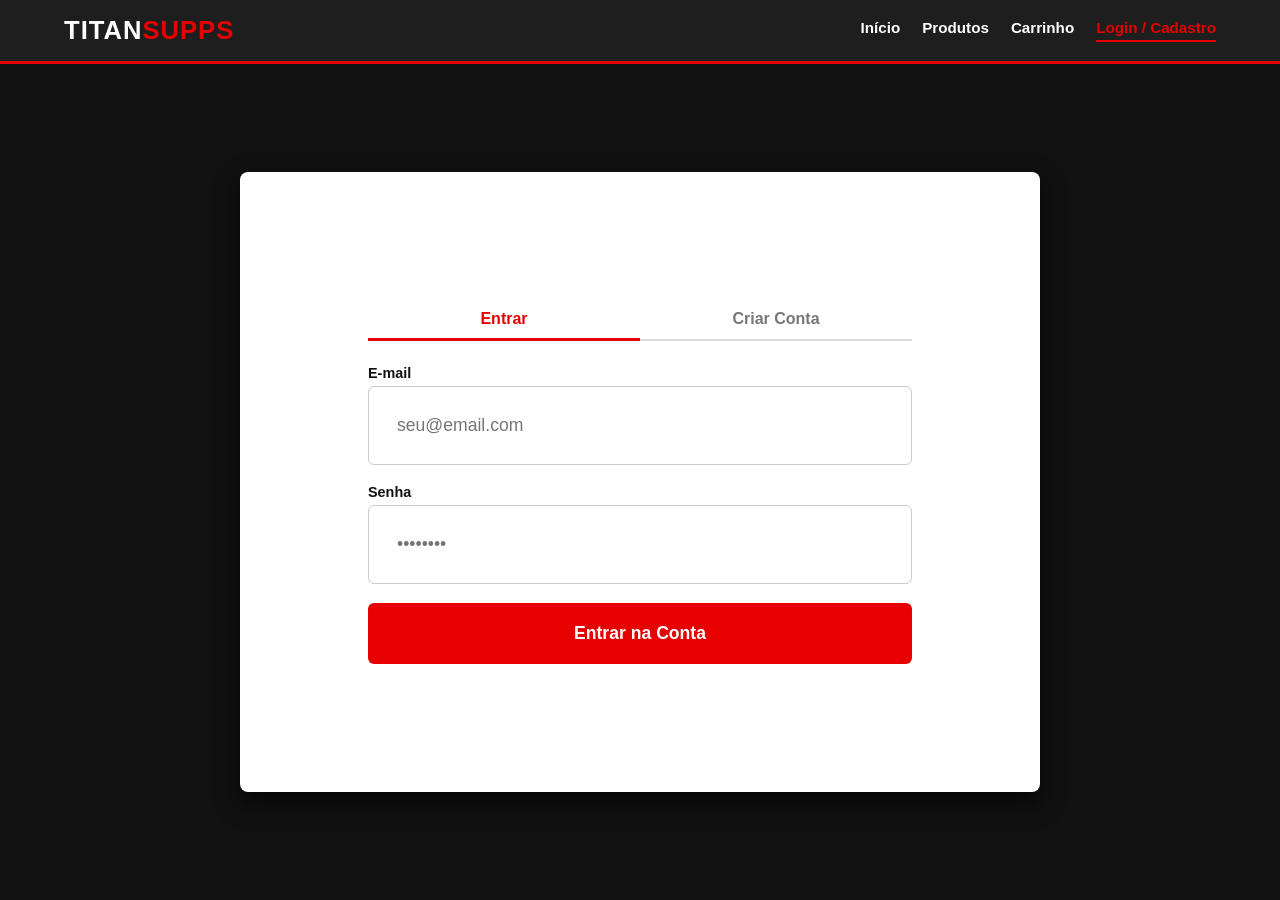
<file: login.html>
<!DOCTYPE html>
<html lang="pt-BR">
<head>
    <meta charset="UTF-8">
    <meta name="viewport" content="width=device-width, initial-scale=1.0">
    <title>Acesso - Titan Suplementos</title>
    <link rel="stylesheet" href="login.css">
</head>
<body>

    <header class="navbar">
        <a href="index.html" class="logo">TITAN<span>SUPPS</span></a>
        
        <nav class="nav-links">
            <a href="index.html">Início</a>
            <a href="index.html#produtos">Produtos</a>
            <a href="carrinho.html">Carrinho</a>
            <a href="login.html" id="nav-usuario" class="ativo">Login / Cadastro</a>
        </nav>
    </header>
    <main class="container">

        <section id="painel-logado" class="card oculto">
            <h2>Bem-vindo, <span id="nome-usuario-logado">Atleta</span>!</h2>
            <p>Você já está autenticado no sistema.</p>
            <p class="info-email">E-mail: <strong id="email-usuario-logado"></strong></p>
            
            <div class="acoes-logado">
                <a href="index.html" class="btn btn-vermelho">Ir às Compras</a>
                <button id="btn-sair" class="btn btn-preto">Sair (Logout)</button>
                <button id="btn-excluir-conta" class="btn btn-outline">Excluir Minha Conta</button>
            </div>
        </section>
    
        <section id="area-formularios" class="card">
        
            <div class="abas">
                <button id="aba-login" class="aba ativa">Entrar</button>
                <button id="aba-cadastro" class="aba">Criar Conta</button>
            </div>

            <div id="mensagem-feedback" class="feedback oculto"></div>

            <form id="form-login">
                <div class="campo">
                    <label for="login-email">E-mail</label>
                    <input type="email" id="login-email" placeholder="seu@email.com" required>
                </div>
                <div class="campo">
                    <label for="login-senha">Senha</label>
                    <input type="password" id="login-senha" placeholder="••••••••" required>
                </div>
                <button type="submit" class="btn btn-vermelho full">Entrar na Conta</button>
            </form>

            <form id="form-cadastro" class="oculto">
                <div class="campo">
                    <label for="cad-nome">Nome Completo</label>
                    <input type="text" id="cad-nome" placeholder="Ex: João Silva" required>
                </div>
                <div class="campo">
                    <label for="cad-email">E-mail</label>
                    <input type="email" id="cad-email" placeholder="seu@email.com" required>
                </div>
                <div class="campo">
                    <label for="cad-senha">Senha (mín. 4 caracteres)</label>
                    <input type="password" id="cad-senha" minlength="4" placeholder="••••••••" required>
                </div>
                <button type="submit" class="btn btn-vermelho full">Finalizar Cadastro</button>
            </form>
        </section>
    </main>

    <script src="login.js"></script>
</body>
</html>
</file>
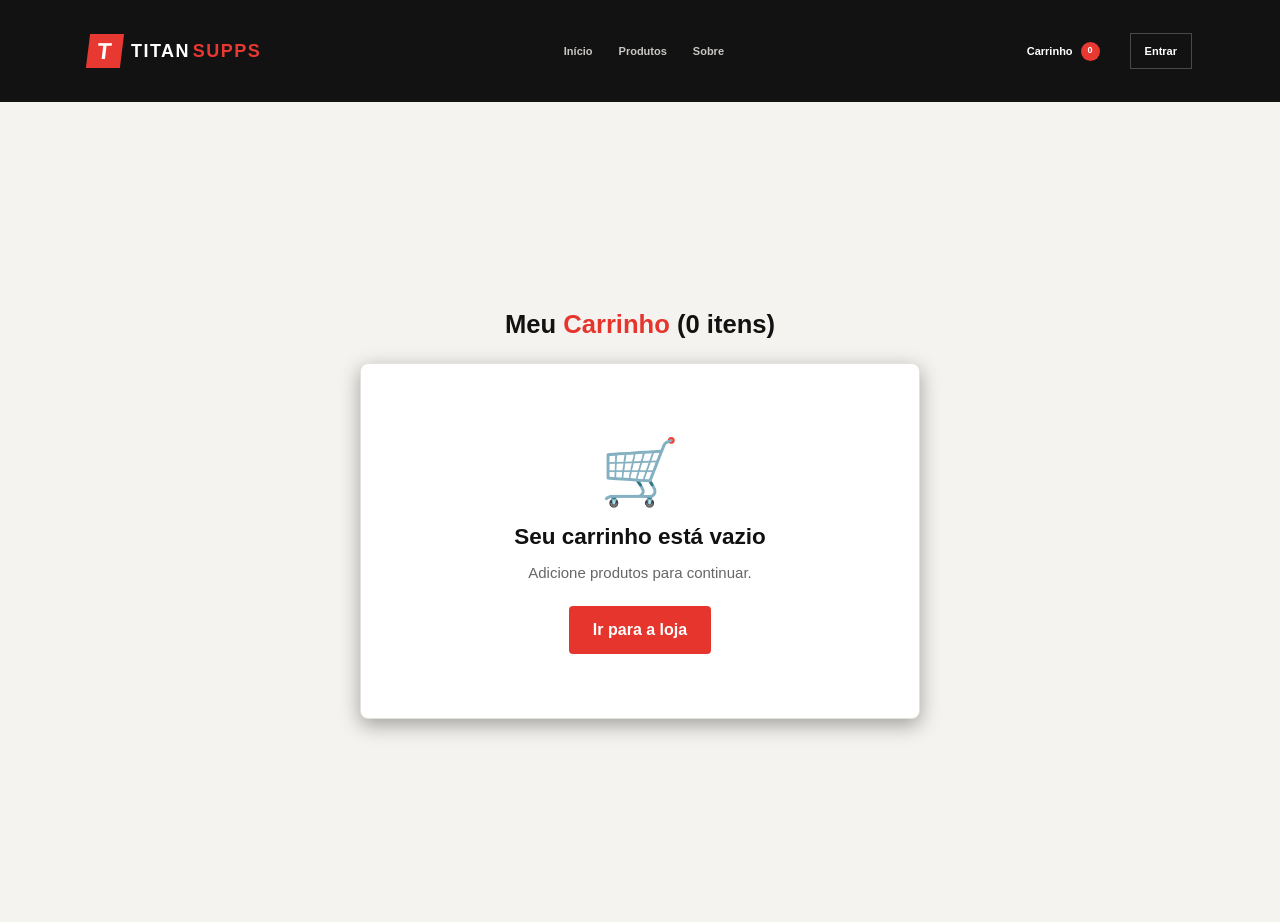
<file: pages/carrinho/carrinho.html>
<!DOCTYPE html>
<html lang="pt-BR">
<head>
  <meta charset="UTF-8">
  <meta name="viewport" content="width=device-width, initial-scale=1">

  <title>Carrinho - TitanSupps</title>
  <link rel="stylesheet" href="carrinho.css">
  <link rel="stylesheet" href="../../styles.css">
</head>
<body>

  <header class="site-header">
    <div class="wrap header-row">
      <a class="brand" href="../../index.html" aria-label="Titan Supps início"><span class="brand-mark">T</span><span>TITAN<span class="brand-red">SUPPS</span></span></a>
      <nav class="nav-links" aria-label="Menu principal"><a href="../../index.html#inicio">Início</a><a href="../../index.html#produtos">Produtos</a><a href="../sobre/sobre.html">Sobre</a></nav>
      <a class="header-cart active" href="carrinho.html" aria-current="page">Carrinho <span id="cart-count">0</span></a>
      <a class="login-link" href="../login/login.html"><span id="account-label">Entrar</span></a>
    </div>
  </header>

  <main>
    <h1>Meu <span>Carrinho</span> (<span id="contador">0</span> itens)</h1>

    <div class="layout">

      <!-- Lista de produtos -->
      <section class="card" id="lista"></section>

      <!-- Resumo do pedido -->
      <aside class="card resumo" id="resumo">
        <h2>Resumo do pedido</h2>

        <div class="linha"><span>Subtotal</span><span id="subtotal"></span></div>
        <div class="linha desconto" id="linhaDesconto">
          <span>Cupom <b id="nomeCupom"></b></span><span id="valorDesconto"></span>
        </div>
        <div class="linha"><span>Frete</span><span id="frete"></span></div>

        <div class="aviso-frete">
          <span id="msgFrete"></span>
          <div class="barra"><div id="progresso"></div></div>
        </div>

        <div class="cupom">
          <input id="campoCupom" placeholder="Cupom (ex: TITAN10)">
          <button class="btn pequeno" onclick="aplicarCupom()">Aplicar</button>
        </div>
        <p id="msgCupom"></p>

        <div class="linha total"><span>Total</span><b id="total"></b></div>

        <button class="btn" onclick="finalizar()">Finalizar compra</button>
        <button class="btn contorno" onclick="esvaziar()">Esvaziar carrinho</button>
      </aside>

    </div>
  </main>

  <script src="carrinho.js"></script>
  </body>
</html>
</file>
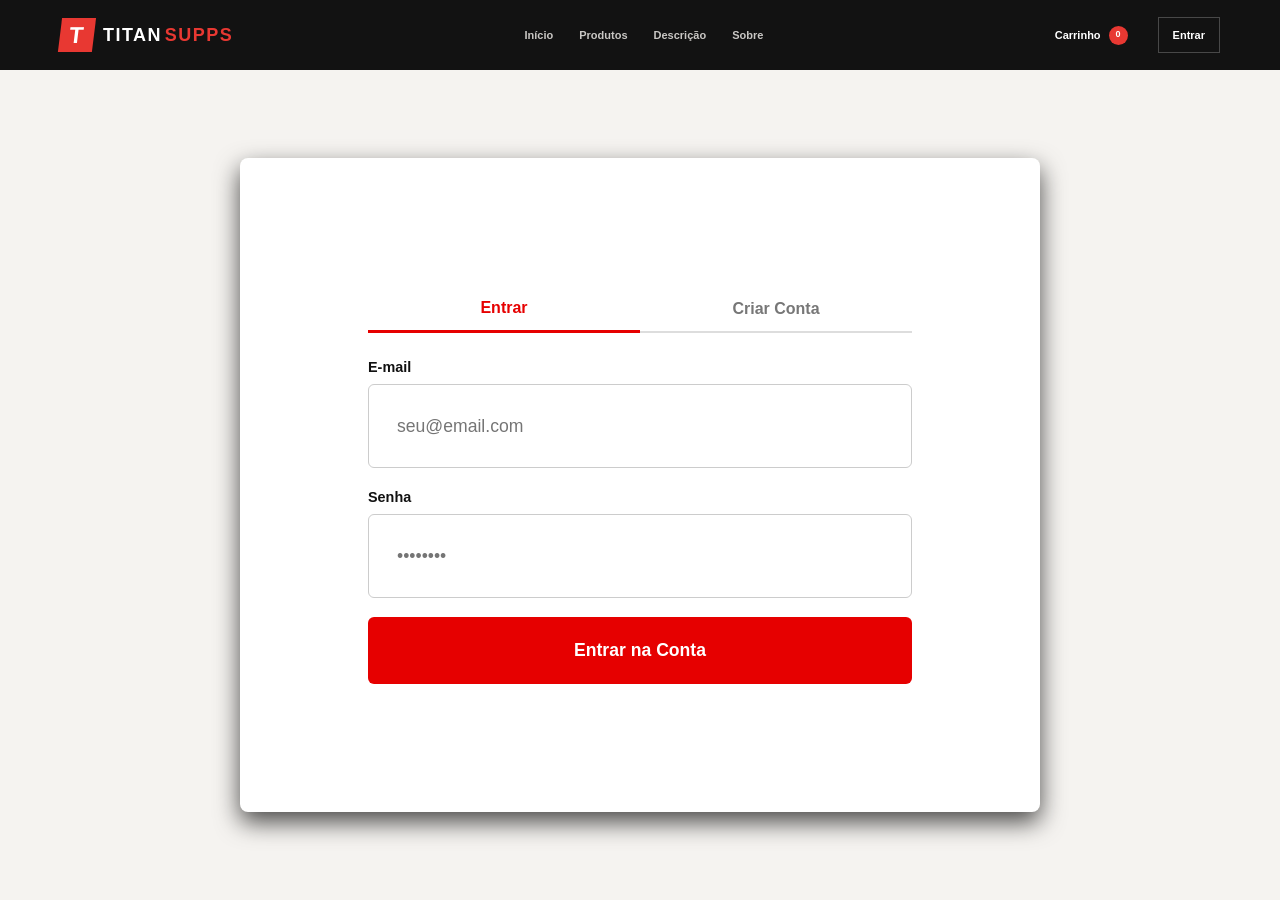
<file: pages/login/login.html>
<!DOCTYPE html>
<html lang="pt-BR">
<head>
    <meta charset="UTF-8">
    <meta name="viewport" content="width=device-width, initial-scale=1.0">
    <title>Acesso - Titan Suplementos</title>
    <link rel="stylesheet" href="login.css">
    <link rel="stylesheet" href="../../styles.css">
</head>
<body>

    <header class="site-header">
      <div class="wrap header-row">
        <a class="brand" href="../../index.html" aria-label="Titan Supps início"><span class="brand-mark">T</span><span>TITAN<span class="brand-red">SUPPS</span></span></a>
        <nav class="nav-links" aria-label="Menu principal">
          <a href="../../index.html#inicio">Início</a>
          <a href="../../index.html#produtos">Produtos</a>
          <a href="../descricao/descricao_prod.html">Descrição</a>
          <a href="../sobre/sobre.html">Sobre</a>
        </nav>
        <a class="header-cart" href="../carrinho/carrinho.html">Carrinho <span id="cart-count">0</span></a>
        <a href="login.html" id="nav-usuario" class="login-link active" aria-current="page">Entrar</a>
      </div>
    </header>
    <main class="container">

        <section id="painel-logado" class="card oculto">
            <h2>Bem-vindo, <span id="nome-usuario-logado">Atleta</span>!</h2>
            <p>Você já está autenticado no sistema.</p>
            <p class="info-email">E-mail: <strong id="email-usuario-logado"></strong></p>
            
            <div class="acoes-logado">
                <a href="../../index.html#produtos" class="btn btn-vermelho">Ir às Compras</a>
                <button id="btn-sair" class="btn btn-preto">Sair (Logout)</button>
                <button id="btn-excluir-conta" class="btn btn-outline">Excluir Minha Conta</button>
            </div>
        </section>
    
        <section id="area-formularios" class="card">
        
            <div class="abas">
                <button id="aba-login" class="aba ativa">Entrar</button>
                <button id="aba-cadastro" class="aba">Criar Conta</button>
            </div>

            <div id="mensagem-feedback" class="feedback oculto"></div>

            <form id="form-login">
                <div class="campo">
                    <label for="login-email">E-mail</label>
                    <input type="email" id="login-email" placeholder="seu@email.com" required>
                </div>
                <div class="campo">
                    <label for="login-senha">Senha</label>
                    <input type="password" id="login-senha" placeholder="••••••••" required>
                </div>
                <button type="submit" class="btn btn-vermelho full">Entrar na Conta</button>
            </form>

            <form id="form-cadastro" class="oculto">
                <div class="campo">
                    <label for="cad-nome">Nome Completo</label>
                    <input type="text" id="cad-nome" placeholder="Ex: João Silva" required>
                </div>
                <div class="campo">
                    <label for="cad-email">E-mail</label>
                    <input type="email" id="cad-email" placeholder="seu@email.com" required>
                </div>
                <div class="campo">
                    <label for="cad-senha">Senha (mín. 4 caracteres)</label>
                    <input type="password" id="cad-senha" minlength="4" placeholder="••••••••" required>
                </div>
                <button type="submit" class="btn btn-vermelho full">Finalizar Cadastro</button>
            </form>
        </section>
    </main>

    <script src="login.js"></script>
</body>
</html>
</file>
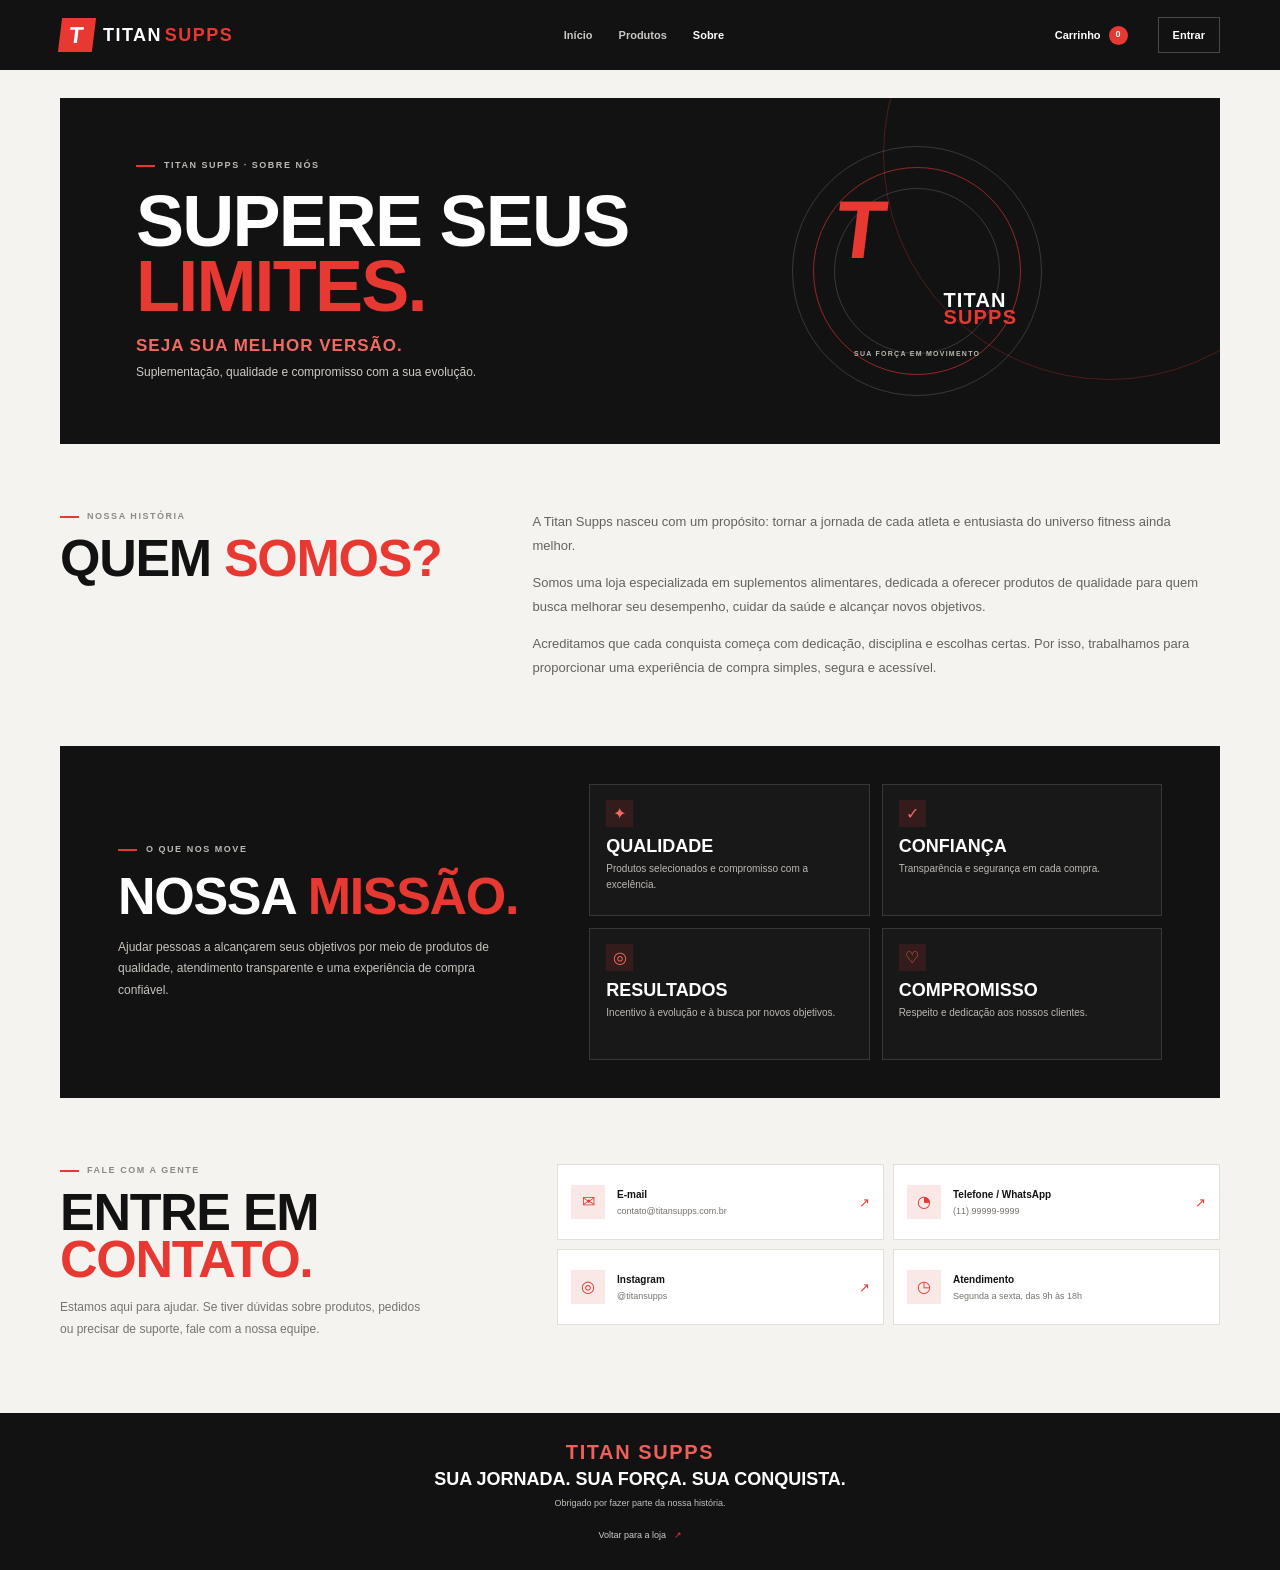
<file: pages/sobre/sobre.html>
<!doctype html>
<html lang="pt-BR">
<head>
  <meta charset="utf-8">
  <meta name="viewport" content="width=device-width, initial-scale=1">
  <meta name="theme-color" content="#121212">
  <meta name="description" content="Conheça a Titan Supps, nossa missão e os valores que guiam a marca.">
  <title>Sobre nós — Titan Supps</title>
  <link rel="stylesheet" href="../../styles.css">
  <link rel="stylesheet" href="sobre.css">
  <script src="sobre.js" defer></script>
</head>
<body class="about-page">
  <header class="site-header">
    <div class="wrap header-row">
      <a class="brand" href="../../index.html" aria-label="Titan Supps início"><span class="brand-mark">T</span><span>TITAN<span class="brand-red">SUPPS</span></span></a>
      <nav class="nav-links" aria-label="Menu principal">
        <a href="../../index.html#inicio">Início</a>
        <a href="../../index.html#produtos">Produtos</a>
        <a class="active" href="sobre.html" aria-current="page">Sobre</a>
      </nav>
      <a class="header-cart" href="../carrinho/carrinho.html">Carrinho <span id="cart-count">0</span></a>
      <a class="login-link" href="../login/login.html"><span id="account-label">Entrar</span></a>
    </div>
  </header>

  <main>
    <section class="about-hero wrap" aria-labelledby="about-title">
      <div class="about-hero-copy">
        <p class="about-eyebrow"><span></span> TITAN SUPPS · SOBRE NÓS</p>
        <h1 id="about-title">Supere seus<br><em>limites.</em></h1>
        <p class="about-hero-lead">Seja sua melhor versão.</p>
        <p class="about-hero-text">Suplementação, qualidade e compromisso com a sua evolução.</p>
      </div>
      <div class="about-emblem" aria-hidden="true">
        <span class="emblem-orbit orbit-one"></span>
        <span class="emblem-orbit orbit-two"></span>
        <span class="emblem-t">T</span>
        <span class="emblem-word">TITAN<br><b>SUPPS</b></span>
        <span class="emblem-caption">SUA FORÇA EM MOVIMENTO</span>
      </div>
    </section>

    <section class="about-story wrap" aria-labelledby="who-title">
      <div class="about-section-heading">
        <p class="kicker"><span></span> NOSSA HISTÓRIA</p>
        <h2 id="who-title">Quem <em>somos?</em></h2>
      </div>
      <div class="about-story-copy">
        <p>A Titan Supps nasceu com um propósito: tornar a jornada de cada atleta e entusiasta do universo fitness ainda melhor.</p>
        <p>Somos uma loja especializada em suplementos alimentares, dedicada a oferecer produtos de qualidade para quem busca melhorar seu desempenho, cuidar da saúde e alcançar novos objetivos.</p>
        <p>Acreditamos que cada conquista começa com dedicação, disciplina e escolhas certas. Por isso, trabalhamos para proporcionar uma experiência de compra simples, segura e acessível.</p>
      </div>
    </section>

    <section class="about-mission wrap" aria-labelledby="mission-title">
      <div class="mission-copy">
        <p class="about-eyebrow"><span></span> O QUE NOS MOVE</p>
        <h2 id="mission-title">Nossa <em>missão.</em></h2>
        <p>Ajudar pessoas a alcançarem seus objetivos por meio de produtos de qualidade, atendimento transparente e uma experiência de compra confiável.</p>
      </div>
      <div class="values-grid" aria-label="Valores da Titan Supps">
        <article class="value-card"><span class="value-symbol" aria-hidden="true">✦</span><h3>Qualidade</h3><p>Produtos selecionados e compromisso com a excelência.</p></article>
        <article class="value-card"><span class="value-symbol" aria-hidden="true">✓</span><h3>Confiança</h3><p>Transparência e segurança em cada compra.</p></article>
        <article class="value-card"><span class="value-symbol" aria-hidden="true">◎</span><h3>Resultados</h3><p>Incentivo à evolução e à busca por novos objetivos.</p></article>
        <article class="value-card"><span class="value-symbol" aria-hidden="true">♡</span><h3>Compromisso</h3><p>Respeito e dedicação aos nossos clientes.</p></article>
      </div>
    </section>

    <section class="about-contact wrap" aria-labelledby="contact-title">
      <div class="contact-intro">
        <p class="kicker"><span></span> FALE COM A GENTE</p>
        <h2 id="contact-title">Entre em <em>contato.</em></h2>
        <p>Estamos aqui para ajudar. Se tiver dúvidas sobre produtos, pedidos ou precisar de suporte, fale com a nossa equipe.</p>
      </div>
      <div class="contact-grid">
        <a class="contact-card" href="mailto:contato@titansupps.com.br"><span class="contact-icon" aria-hidden="true">✉</span><span><strong>E-mail</strong><small>contato@titansupps.com.br</small></span><span class="contact-arrow" aria-hidden="true">↗</span></a>
        <a class="contact-card" href="https://wa.me/5511999999999" target="_blank" rel="noopener noreferrer"><span class="contact-icon" aria-hidden="true">◔</span><span><strong>Telefone / WhatsApp</strong><small>(11) 99999-9999</small></span><span class="contact-arrow" aria-hidden="true">↗</span></a>
        <a class="contact-card" href="https://instagram.com/titansupps" target="_blank" rel="noopener noreferrer"><span class="contact-icon" aria-hidden="true">◎</span><span><strong>Instagram</strong><small>@titansupps</small></span><span class="contact-arrow" aria-hidden="true">↗</span></a>
        <div class="contact-card contact-hours"><span class="contact-icon" aria-hidden="true">◷</span><span><strong>Atendimento</strong><small>Segunda a sexta, das 9h às 18h</small></span></div>
      </div>
    </section>
  </main>

  <footer class="about-footer">
    <div class="wrap">
      <p class="about-footer-brand">TITAN SUPPS</p>
      <p class="about-footer-slogan">Sua jornada. Sua força. Sua conquista.</p>
      <p class="about-footer-note">Obrigado por fazer parte da nossa história.</p>
      <a href="../../index.html">Voltar para a loja <span aria-hidden="true">↗</span></a>
    </div>
  </footer>
</body>
</html>
</file>
<file: login.css>
:root {
    --preto: #111111;
    --cinza-escuro: #1e1e1e;
    --vermelho: #e60000;
    --vermelho-hover: #b80000;
    --branco: #ffffff;
    --cinza-claro: #f4f4f4;
}

* {
    margin: 0;
    padding: 0;
    box-sizing: border-box;
    font-family: 'Segoe UI', Tahoma, Geneva, Verdana, sans-serif;
}

body {
    background-color: var(--preto);
    color: var(--branco);
    min-height: 100vh;
    display: flex;
    flex-direction: column;
}

.navbar {
    background-color: var(--cinza-escuro);
    padding: 1rem 5%;
    display: flex;
    justify-content: space-between;
    align-items: center;
    flex-wrap: wrap;
    gap: 15px;
    border-bottom: 3px solid var(--vermelho);
}

.logo {
    color: var(--branco);
    font-size: 1.5rem;
    font-weight: 900;
    text-decoration: none;
    letter-spacing: 1px;
}

.logo span {
    color: var(--vermelho);
}

.logo {
    color: var(--branco);
    font-size: 1.6rem;
    font-weight: 900;
    text-decoration: none;
    letter-spacing: 1px;
}

.logo span {
    color: var(--vermelho);
}

.nav-links {
    display: flex;
    align-items: center;
    gap: 22px;
    flex-wrap: wrap;
}

.nav-links a {
    color: var(--branco);
    text-decoration: none;
    font-size: 0.95rem;
    font-weight: 600;
    padding-bottom: 4px;
    border-bottom: 2px solid transparent;
    transition: all 0.2s ease;
}

.nav-links a:hover,
.nav-links a.ativo {
    color: var(--vermelho);
    border-bottom-color: var(--vermelho);
}


.container {
    flex: 1;
    display: flex;
    justify-content: center;
    align-items: center;
    padding: 20px;
}

.card {
    background-color: var(--branco);
    color: var(--preto);
    width: 100%;
    max-width: 800px;
    padding: 8rem;
    border-radius: 8px;
    box-shadow: 0 10px 25px rgba(0, 0, 0, 0.7);
}

.abas {
    display: flex;
    margin-bottom: 1.5rem;
    border-bottom: 2px solid #ddd;
}

.aba {
    flex: 1;
    padding: 10px;
    background: none;
    border: none;
    font-size: 1rem;
    font-weight: bold;
    color: #777;
    cursor: pointer;
    transition: 0.2s;
}

.aba.ativa {
    color: var(--vermelho);
    border-bottom: 3px solid var(--vermelho);
    margin-bottom: -2px;
}

.campo {
    margin-bottom: 1.2rem;
}

.campo label {
    display: block;
    font-size: 0.9rem;
    font-weight: 600;
    margin-bottom: 5px;
    color: var(--preto);
}

.campo input {
    width: 100%;
    padding: 28px;
    border: 1px solid #ccc;
    border-radius: 6px;
    font-size: 1.1rem;
    outline: none;
}

.campo input:focus {
    border-color: var(--vermelho);
}

.btn {
    padding: 20px 30px;
    border: none;
    border-radius: 6px;
    font-size: 1.1rem;
    font-weight: bold;
    cursor: pointer;
    text-align: center;
    text-decoration: none;
    display: inline-block;
    transition: 0.2s;
}

.full {
    width: 100%;
}

.btn-vermelho {
    background-color: var(--vermelho);
    color: var(--branco);
}

.btn-vermelho:hover {
    background-color: var(--vermelho-hover);
}

.btn-preto {
    background-color: var(--preto);
    color: var(--branco);
}

.btn-outline {
    background-color: transparent;
    border: 2px solid var(--vermelho);
    color: var(--vermelho);
}

.btn-outline:hover {
    background-color: var(--vermelho);
    color: var(--branco);
}

.feedback {
    padding: 10px;
    border-radius: 4px;
    margin-bottom: 1rem;
    font-size: 0.9rem;
    text-align: center;
    font-weight: 600;
}

.feedback.erro {
    background-color: #ffe5e5;
    color: var(--vermelho);
    border: 1px solid var(--vermelho);
}

.feedback.sucesso {
    background-color: #e5ffe7;
    color: #007a14;
    border: 1px solid #007a14;
}

#painel-logado h2 {
    margin-bottom: 10px;
    color: var(--preto);
}

#painel-logado h2 span {
    color: var(--vermelho);
}

.info-email {
    margin: 15px 0;
    padding: 10px;
    background: var(--cinza-claro);
    border-left: 4px solid var(--vermelho);
    font-size: 0.9rem;
}

.acoes-logado {
    display: flex;
    flex-direction: column;
    gap: 10px;
}

.oculto {
    display: none !important;
}
</file>
<file: pages/carrinho/carrinho.css>
* {
    box-sizing: border-box;
    margin: 0;
    padding: 0;
}


[hidden] {
    display: none !important;
}

body {
    font-family: Arial, Helvetica, sans-serif;
    background: #f5f3f0;
    color: #111;
    min-height: 100vh;
}

header {
    background: #111;
    padding: 16px 5%;

    display: flex;
    justify-content: space-between;
    align-items: center;
}

.logo {
    font-size: 1.5rem;
    font-weight: 900;
    color: #fff;
    text-decoration: none;
}

.logo span {
    color: #e5352c;
}

.voltar {
    font-size: 0.85rem;
    color: #fff;
    text-decoration: none;
}

.voltar:hover {
    color: #e5352c;
}


main {
    max-width: 1100px;
    margin: 0 auto;
    padding: 32px 16px;
}

h1 {
    font-size: 1.6rem;
    margin-bottom: 20px;
}

h1 span {
    color: #e5352c;
}

h1 #contador {
    color: #111;
}

/* Lista de produtos e resumo do pedido */
.layout {
    display: grid;
    grid-template-columns: 1fr 340px;
    gap: 24px;
    align-items: start;
}

/* Caixa branca da lista e do resumo */
.card {
    background: #fff;
    color: #111;
    border: 1px solid #e4e1db;
    border-radius: 8px;
    box-shadow:  0 6px 20px rgba(0, 0, 0, 0.35);
}


.item {
    display: grid;
    grid-template-columns: 80px 1fr auto;
    gap: 16px;
    padding: 18px;
    border-bottom: 1px solid #e4e1db;
    align-items: center;
}

.item:last-child {
    border-bottom: 0;
}

.foto {
    width: 80px;
    height: 80px;
    background: #eceae5;
    border-radius: 8px;
    font-size: 2.4rem;

    display: grid;
    align-items: center;
    justify-items: center;
}

/* Imagem do produto dentro da caixa da foto */
.foto img {
    width: 100%;
    height: 100%;
    object-fit: contain;
    border-radius: 8px;
}

/* Categoria e preço por unidade */
.item small,
.preco-un {
    color: #666;
    font-size: 0.85rem;
}

/* Parte direita do item */
.direita {
    display: flex;
    flex-direction: column;
    align-items: flex-end;
    gap: 10px;
}

.subtotal-item {
    font-weight: 800;
    font-size: 1.1rem;
}

/* Controle de quantidade */
.quantidade {
    display: flex;
    align-items: center;
    border: 1px solid #e4e1db;
    border-radius: 6px;
    overflow: hidden;
}

.quantidade button {
    width: 32px;
    height: 32px;
    border: 0;
    background: #f4f3ef;
    font-size: 1.1rem;
    cursor: pointer;
}

.quantidade button:hover {
    background: #e5352c;
    color: #fff;
}

.quantidade span {
    width: 36px;
    text-align: center;
    font-weight: 700;
}

/* Botão remover */
.remover {
    background: none;
    border: 0;
    color: #e5352c;
    font-weight: 600;
    cursor: pointer;
}

.remover:hover {
    text-decoration: underline;
}

.resumo {
    padding: 22px;
    position: sticky;
    top: 20px;
}

.resumo h2 {
    font-size: 1.1rem;
    margin-bottom: 14px;
    padding-bottom: 10px;
    border-bottom: 2px solid #e5352c;
}

/* Linhas do resumo */
.linha {
    display: flex;
    justify-content: space-between;
    margin: 10px 0;
}

/* Desconto do cupom */
.desconto {
    color: #1e9e4a;
    font-weight: 600;
}

/* Total do pedido */
.total {
    font-size: 1.4rem;
    font-weight: 900;
    border-top: 1px solid #e4e1db;
    padding-top: 14px;
    margin: 14px 0;
}

.total b {
    color: #e5352c;
}

/* Aviso de frete grátis */
.aviso-frete {
    background: #f4f3ef;
    border-radius: 6px;
    padding: 10px;
    font-size: 0.82rem;
    margin: 12px 0;
}

/* Barra de progresso */
.barra {
    height: 6px;
    background: #e4e1db;
    border-radius: 3px;
    margin-top: 6px;
    overflow: hidden;
}

#progresso {
    height: 100%;
    background: #e5352c;
    transition: 0.3s;
}

/* Campo e botão do cupom */
.cupom {
    display: flex;
    gap: 6px;
}

.cupom input {
    flex: 1;
    padding: 10px;
    border: 1px solid #e4e1db;
    border-radius: 6px;
    text-transform: uppercase;
}

.cupom input:focus {
    outline: none;
    border-color: #e5352c;
}

/* Mensagem do cupom */
#msgCupom {
    font-size: 0.8rem;
    margin-top: 6px;
    min-height: 1em;
}

#msgCupom.ok {
    color: #1e9e4a;
}

#msgCupom.erro {
    color: #e5352c;
}

.btn {
    display: block;
    width: 100%;
    padding: 13px;
    border: 0;
    border-radius: 4px;
    background: #e5352c;
    color: #fff;
    font-weight: 700;
    font-size: 1rem;
    text-align: center;
    text-decoration: none;
    cursor: pointer;
}

.btn:hover {
    background: #c42a22;
}

/* Botão menor */
.btn.pequeno {
    width: auto;
    padding: 0 16px;
}

/* Botão com contorno */
.btn.contorno {
    background: #fff;
    color: #e5352c;
    border: 2px solid #e5352c;
    margin-top: 8px;
}

.btn.contorno:hover {
    background: #e5352c;
    color: #fff;
}


.vazio {
    padding: 60px 20px;
    text-align: center;
}

.vazio .icone {
    font-size: 4rem;
}

.vazio p {
    color: #666;
    margin: 8px 0 18px;
}

.vazio .btn {
    display: inline-block;
    width: auto;
    padding: 12px 24px;
    margin: 4px;
}

/* Quando o carrinho está vazio */
body.carrinho-vazio main {
    display: flex;
    flex-direction: column;
    align-items: center;
    justify-content: center;
    min-height: calc(100vh - 80px);
}

body.carrinho-vazio .layout {
    display: block;
    width: 100%;
    max-width: 560px;
}

body.carrinho-vazio h1 {
    text-align: center;
}

.aviso {
    position: fixed;
    bottom: 20px;
    right: 20px;
    background: #e5352c;
    color: #fff;
    padding: 12px 20px;
    border-radius: 6px;
}

/* Telas até 850px */
@media (max-width: 850px) {
    .layout {
        grid-template-columns: 1fr;
    }

    .resumo {
        position: static;
    }
}

/* Telas até 520px */
@media (max-width: 520px) {
    .item {
        grid-template-columns: 64px 1fr;
    }

    .foto {
        width: 64px;
        height: 64px;
    }

    .direita {
        grid-column: 1 / -1;
        flex-direction: row;
        justify-content: space-between;
        align-items: center;
    }
}
</file>
<file: styles.css>
:root {
    --black: #121212;
    --dark: #1d1d1d;
    --red: #e83832;
    --red-dark: #c72e29;
    --paper: #f5f3f0;
    --white: #fff;
    --gray: #77746f;
    --line: #e2dfda;
    --font: Arial, Helvetica, sans-serif;
    --display: 'Arial Narrow', Impact, sans-serif;
}

/* Configurações gerais */
* {
    box-sizing: border-box;
}

html {
    scroll-behavior: smooth;
    scroll-padding-top: 85px;
}

body {
    margin: 0;
    background: var(--paper);
    color: var(--black);
    font: 15px/1.5 var(--font);
}

a {
    color: inherit;
    text-decoration: none;
}

button,
input {
    font: inherit;
}

button {
    cursor: pointer;
}

.wrap {
    width: min(1160px, calc(100% - 48px));
    margin-inline: auto;
}

/* Cabeçalho e navegação */
.site-header {
    position: sticky;
    top: 0;
    z-index: 10;
    background: var(--black);
    color: white;
}

.header-row {
    min-height: 70px;
    display: flex;
    align-items: center;
    gap: 30px;
}

.brand {
    display: flex;
    align-items: center;
    gap: 9px;
    font-size: 18px;
    font-weight: 900;
    letter-spacing: .08em;
}

.brand-mark {
    display: grid;
    place-items: center;
    width: 34px;
    height: 34px;
    background: var(--red);
    font: 900 23px var(--display);
    transform: skew(-7deg);
}

.brand-red {
    color: var(--red);
    margin-left: 3px;
}

.nav-links {
    display: flex;
    align-items: center;
    gap: 26px;
    margin-inline: auto;
}

.nav-links a,
.header-cart,
.login-link {
    font-size: 11px;
    font-weight: 700;
}

.nav-links a {
    color: #c9c7c4;
}

.nav-links a:hover,
.nav-links a.active {
    color: white;
}

.header-cart {
    display: flex;
    align-items: center;
    gap: 8px;
}

.header-cart.active {
    color: white;
}

.header-cart span {
    display: grid;
    place-items: center;
    min-width: 19px;
    height: 19px;
    padding: 0 4px;
    border-radius: 50%;
    background: var(--red);
    font-size: 9px;
}

.login-link {
    padding: 9px 14px;
    border: 1px solid #484848;
}

.login-link:hover {
    background: white;
    color: var(--black);
}

/* Seção principal */
.hero {
    display: grid;
    grid-template-columns: 1fr 1fr;
    align-items: center;
    gap: 25px;
    padding-block: 32px 48px;
}

.hero-copy {
    padding: 30px 0 30px 5%;
}

.kicker {
    display: flex;
    align-items: center;
    gap: 8px;
    margin: 0 0 13px;
    color: #8d8983;
    font-size: 9px;
    font-weight: 800;
    letter-spacing: .17em;
}

.kicker > span {
    width: 19px;
    height: 2px;
    background: var(--red);
}

h1,
h2,
p {
    margin-top: 0;
}

.hero h1,
.section-heading h2,
.about-section h2 {
    margin: 0;
    font: 900 clamp(48px, 5.4vw, 68px)/.9 var(--display);
    letter-spacing: -.02em;
    text-transform: uppercase;
}

.hero h1 em,
.section-heading h2 em,
.about-section h2 em {
    color: var(--red);
    font-style: normal;
}

.hero-copy > p:not(.kicker) {
    max-width: 375px;
    margin: 18px 0 22px;
    color: #696660;
    font-size: 13px;
    line-height: 1.7;
}

/* Botões */
.button {
    display: inline-flex;
    align-items: center;
    justify-content: center;
    gap: 18px;
    min-height: 44px;
    padding: 0 18px;
    border: 0;
    font-size: 10px;
    font-weight: 800;
    letter-spacing: .06em;
    text-transform: uppercase;
    transition: background .2s, transform .2s;
}

.button:hover {
    transform: translateY(-2px);
}

.button-red {
    background: var(--red);
    color: white;
}

.button-red:hover {
    background: var(--red-dark);
}

.button-dark {
    width: 100%;
    margin-top: 14px;
    background: var(--black);
    color: white;
}

.button-dark:hover {
    background: var(--red);
}

/* Informações da seção principal */
.hero-note {
    margin-top: 32px;
    color: #77736d;
    font-size: 10px;
}

.hero-note b {
    margin-right: 8px;
    color: var(--red);
    letter-spacing: 2px;
}

/* Imagem principal */
.hero-image {
    position: relative;
    display: grid;
    place-items: center;
    min-height: 390px;
    overflow: hidden;
    background: #e9e6e1;
}

.hero-image:after {
    position: absolute;
    right: -14px;
    bottom: -58px;
    content: 'TITAN';
    color: rgba(20, 20, 20, .04);
    font: 900 150px var(--display);
}

.hero-image img {
    position: relative;
    z-index: 1;
    width: 58%;
    height: 300px;
    object-fit: contain;
    filter: drop-shadow(0 15px 15px rgba(0, 0, 0, .17));
    mix-blend-mode: multiply;
}

.hero-circle {
    position: absolute;
    width: 290px;
    height: 290px;
    border: 1px solid rgba(232, 56, 50, .37);
    border-radius: 50%;
}

.circle-two {
    width: 355px;
    height: 355px;
    border-color: rgba(20, 20, 20, .12);
}

.hero-label {
    position: absolute;
    z-index: 2;
    top: 25px;
    left: 25px;
    color: var(--red);
    font-size: 9px;
    font-weight: 800;
    letter-spacing: .17em;
    line-height: 1.4;
}

.hero-label strong {
    color: var(--black);
    font-size: 11px;
}

.hero-product-label {
    position: absolute;
    z-index: 2;
    right: 20px;
    bottom: 22px;
    display: flex;
    flex-direction: column;
    width: 158px;
    padding: 11px 13px;
    background: var(--black);
    color: white;
}

.hero-product-label small {
    color: #f5a29d;
    font-size: 8px;
    font-weight: 800;
    letter-spacing: .12em;
}

.hero-product-label strong {
    font: 700 20px var(--display);
    text-transform: uppercase;
}

.hero-product-label span {
    color: #c7c4c0;
    font-size: 9px;
}

/* Benefícios */
.perks {
    display: grid;
    grid-template-columns: repeat(3, 1fr);
    margin-bottom: 72px;
    background: white;
    border: 1px solid #ebe8e3;
}

.perks > div {
    display: flex;
    align-items: center;
    gap: 12px;
    padding: 16px 20px;
    border-right: 1px solid #ebe8e3;
}

.perks > div:last-child {
    border: 0;
}

.perks > div > b {
    display: grid;
    place-items: center;
    width: 34px;
    height: 34px;
    background: #fae8e7;
    color: var(--red);
    font-size: 17px;
}

.perks strong,
.perks small {
    display: block;
}

.perks strong {
    font-size: 10px;
}

.perks small {
    color: #8e8a84;
    font-size: 9px;
}

/* Catálogo de produtos */
.products-section {
    padding-bottom: 70px;
}

.section-heading {
    display: flex;
    align-items: end;
    justify-content: space-between;
    gap: 15px;
    margin-bottom: 24px;
}

.section-heading .kicker {
    margin-bottom: 9px;
}

.section-heading h2,
.about-section h2 {
    font-size: clamp(38px, 5vw, 52px);
}

.section-heading > div > p:last-child {
    margin: 9px 0 0;
    color: #77736d;
    font-size: 11px;
}

.plain-link {
    padding-bottom: 5px;
    border-bottom: 1px solid #bcb8b1;
    font-size: 10px;
    font-weight: 800;
    text-transform: uppercase;
}

.plain-link span {
    margin-left: 8px;
    color: var(--red);
}

/* Pesquisa e filtros */
.catalog-tools {
    display: flex;
    align-items: center;
    gap: 15px;
    margin-bottom: 16px;
}

.search {
    display: flex;
    align-items: center;
    gap: 9px;
    width: min(280px, 100%);
    height: 37px;
    padding: 0 10px;
    border: 1px solid #dcd9d3;
    background: white;
}

.search span {
    color: #999;
    font-size: 18px;
}

.search input {
    width: 100%;
    border: 0;
    outline: 0;
    background: transparent;
    font-size: 10px;
}

.filters {
    display: flex;
    flex-wrap: wrap;
    gap: 6px;
}

.filter-button {
    min-height: 30px;
    padding: 0 11px;
    border: 1px solid #d8d5cf;
    background: transparent;
    color: #77736d;
    font-size: 9px;
    font-weight: 700;
}

.filter-button:hover,
.filter-button.selected {
    border-color: var(--black);
    background: var(--black);
    color: white;
}

/* Cards de produtos */
.product-grid {
    display: grid;
    grid-template-columns: repeat(4, minmax(0, 1fr));
    gap: 15px;
}

.product-card {
    display: flex;
    flex-direction: column;
    background: white;
    border: 1px solid #ebe8e3;
    transition: transform .2s, box-shadow .2s;
}

.product-card:hover {
    transform: translateY(-4px);
    box-shadow: 0 12px 27px rgba(0, 0, 0, .09);
}

.product-photo {
    position: relative;
    display: grid;
    place-items: center;
    height: 205px;
    background: #eeece7;
}

.product-photo img {
    width: 76%;
    height: 78%;
    object-fit: contain;
    mix-blend-mode: multiply;
    transition: transform .2s;
}

.product-card:hover .product-photo img {
    transform: scale(1.04);
}

.product-tag {
    position: absolute;
    top: 10px;
    left: 10px;
    padding: 4px 7px;
    background: var(--black);
    color: white;
    font-size: 7px;
    font-weight: 800;
    letter-spacing: .1em;
    text-transform: uppercase;
}

.product-info {
    display: flex;
    flex: 1;
    flex-direction: column;
    padding: 13px;
}

.product-brand {
    margin: 0 0 4px;
    color: #99958e;
    font-size: 8px;
    font-weight: 800;
    letter-spacing: .12em;
    text-transform: uppercase;
}

.product-name {
    min-height: 37px;
    margin: 0;
    font: 700 18px/1.05 var(--display);
    text-transform: uppercase;
}

.product-meta {
    display: flex;
    justify-content: space-between;
    gap: 8px;
    margin-top: 7px;
    color: #88847e;
    font-size: 8px;
}

.product-category {
    color: var(--red);
    font-weight: 700;
}

.product-price {
    margin-top: 11px;
    font-size: 14px;
    font-weight: 800;
}

.product-price del {
    margin-left: 7px;
    color: #aaa69f;
    font-size: 9px;
    font-weight: 400;
}

.product-actions {
    display: grid;
    grid-template-columns: 1fr 35px;
    gap: 6px;
    margin-top: 11px;
}

.add-button {
    min-height: 34px;
    border: 0;
    background: var(--black);
    color: white;
    font-size: 8px;
    font-weight: 800;
    letter-spacing: .06em;
    text-transform: uppercase;
}

.add-button:hover {
    background: var(--red);
}

.source-link {
    align-self: center;
    color: #aaa69f;
    font-size: 8px;
    text-decoration: underline;
    text-underline-offset: 2px;
}

.price-note {
    margin: 13px 0 0;
    color: #9a9690;
    font-size: 8px;
}

.loading,
.no-results {
    grid-column: 1 / -1;
    padding: 25px;
    text-align: center;
    font-size: 11px;
}

.loading {
    color: #8a8781;
}

.no-results {
    color: #777;
}

/* Botões dos cards */
.product-info .product-actions {
    display: flex;
    flex-direction: column;
    gap: 8px;
}

.product-info .product-actions .add-button,
.product-info .product-actions .details-button {
    width: 100%;
    flex: none;
}

.add-button.details-button {
    background: #6b6b6b;
}

.add-button.details-button:hover {
    background: #4a4a4a;
}

/* Sobre */
.about-section {
    display: grid;
    grid-template-columns: .8fr 1fr;
    align-items: center;
    gap: 50px;
    padding-block: 65px;
}

.about-section > p {
    max-width: 540px;
    margin: 0;
    color: #77736d;
    font-size: 12px;
    line-height: 1.8;
}

/* Rodapé */
.footer {
    background: var(--black);
    color: white;
}

.footer-row {
    display: flex;
    align-items: center;
    justify-content: space-between;
    gap: 20px;
    min-height: 90px;
}

.footer-row p,
.footer-row > a:last-child {
    margin: 0;
    color: #b6b3ae;
    font-size: 9px;
}

.footer-row > a:last-child:hover {
    color: white;
}

/* Notificações */
.toast {
    position: fixed;
    right: 18px;
    bottom: 18px;
    z-index: 30;
    max-width: calc(100% - 36px);
    padding: 12px 16px;
    border-left: 3px solid var(--red);
    background: var(--black);
    color: white;
    font-size: 10px;
    font-weight: 700;
    box-shadow: 0 8px 25px rgba(0, 0, 0, .2);
    opacity: 0;
    transform: translateY(10px);
    transition: .2s;
    pointer-events: none;
}

.toast.show {
    opacity: 1;
    transform: translateY(0);
}

/* Responsividade - Tablets */
@media (max-width: 900px) {
    .product-grid {
        grid-template-columns: repeat(3, minmax(0, 1fr));
    }

    .hero {
        gap: 12px;
    }

    .hero-image {
        min-height: 345px;
    }

    .hero-image img {
        height: 265px;
    }

    .hero-circle {
        width: 250px;
        height: 250px;
    }

    .circle-two {
        width: 310px;
        height: 310px;
    }

    .perks {
        margin-bottom: 55px;
    }
}

/* Responsividade - Celulares */
@media (max-width: 650px) {
    .wrap {
        width: calc(100% - 30px);
    }

    .header-row {
        min-height: 64px;
        gap: 12px;
        flex-wrap: wrap;
        padding-block: 10px;
    }

    .brand {
        font-size: 16px;
    }

    .brand-mark {
        width: 30px;
        height: 30px;
        font-size: 20px;
    }

    .nav-links {
        order: 3;
        width: 100%;
        justify-content: center;
        gap: 0;
        border-top: 1px solid #323232;
    }

    .nav-links a {
        flex: 1;
        padding: 8px 0;
        text-align: center;
        font-size: 10px;
    }

    .header-cart {
        margin-left: auto;
        font-size: 9px;
    }

    .login-link {
        padding: 6px 9px;
        font-size: 9px;
    }

    .hero {
        grid-template-columns: 1fr;
        padding-block: 22px 32px;
        gap: 18px;
    }

    .hero-copy {
        padding: 4px 0;
    }

    .hero h1 {
        font-size: 57px;
    }

    .hero-copy > p:not(.kicker) {
        max-width: 440px;
        margin: 14px 0 17px;
        font-size: 12px;
    }

    .hero-note {
        margin-top: 19px;
    }

    .hero-image {
        min-height: 300px;
    }

    .hero-image img {
        width: 55%;
        height: 235px;
    }

    .hero-circle {
        width: 225px;
        height: 225px;
    }

    .circle-two {
        width: 280px;
        height: 280px;
    }

    .hero-product-label {
        right: 11px;
        bottom: 12px;
        width: 135px;
        padding: 9px;
    }

    .hero-product-label strong {
        font-size: 17px;
    }

    .hero-label {
        top: 16px;
        left: 16px;
    }

    .perks {
        grid-template-columns: 1fr;
        margin-bottom: 43px;
    }

    .perks > div {
        padding: 10px 14px;
        border-right: 0;
        border-bottom: 1px solid #ebe8e3;
    }

    .perks > div:last-child {
        border-bottom: 0;
    }

    .products-section {
        padding-bottom: 50px;
    }

    .section-heading {
        align-items: flex-start;
        flex-direction: column;
        margin-bottom: 17px;
    }

    .section-heading h2,
    .about-section h2 {
        font-size: 41px;
    }

    .section-heading > div > p:last-child {
        font-size: 10px;
    }

    .plain-link {
        align-self: flex-end;
        margin-top: -8px;
    }

    .catalog-tools {
        align-items: stretch;
        flex-direction: column;
    }

    .search {
        width: 100%;
    }

    .filters {
        gap: 5px;
    }

    .filter-button {
        padding: 0 9px;
    }

    .product-grid {
        grid-template-columns: repeat(2, minmax(0, 1fr));
        gap: 9px;
    }

    .product-photo {
        height: 158px;
    }

    .product-info {
        padding: 10px;
    }

    .product-name {
        font-size: 16px;
        min-height: 34px;
    }

    .product-meta {
        font-size: 7px;
    }

    .product-price {
        font-size: 12px;
    }

    .product-price del {
        font-size: 8px;
    }

    .product-actions {
        grid-template-columns: 1fr 29px;
        gap: 4px;
    }

    .add-button {
        font-size: 7px;
    }

    .about-section {
        grid-template-columns: 1fr;
        gap: 14px;
        padding-block: 46px;
    }

    .about-section > p {
        font-size: 11px;
    }

    .footer-row {
        min-height: 0;
        flex-wrap: wrap;
        justify-content: flex-start;
        padding-block: 20px;
    }

    .footer-row p {
        order: 3;
        flex-basis: 100%;
    }

    .footer-row > a:last-child {
        margin-left: auto;
    }

    .footer-row .brand {
        font-size: 14px;
    }
}

/* Responsividade - Telas pequenas */
@media (max-width: 380px) {
    .wrap {
        width: calc(100% - 24px);
    }

    .hero h1 {
        font-size: 50px;
    }

    .hero-image {
        min-height: 275px;
    }

    .hero-image img {
        height: 215px;
    }

    .product-photo {
        height: 140px;
    }

    .product-name {
        font-size: 14px;
    }

    .product-info {
        padding: 8px;
    }

    .product-actions {
        grid-template-columns: 1fr 26px;
    }

    .add-button {
        font-size: 6px;
    }
}

/*:root{--black:#121212;--dark:#1d1d1d;--red:#e83832;--red-dark:#c72e29;--paper:#f5f3f0;--white:#fff;--gray:#77746f;--line:#e2dfda;--font:Arial,Helvetica,sans-serif;--display:'Arial Narrow',Impact,sans-serif}
*{box-sizing:border-box}html{scroll-behavior:smooth;scroll-padding-top:85px}body{margin:0;background:var(--paper);color:var(--black);font:15px/1.5 var(--font)}a{color:inherit;text-decoration:none}button,input{font:inherit}button{cursor:pointer}.wrap{width:min(1160px,calc(100% - 48px));margin-inline:auto}.site-header{position:sticky;top:0;z-index:10;background:var(--black);color:white}.header-row{min-height:70px;display:flex;align-items:center;gap:30px}.brand{display:flex;align-items:center;gap:9px;font-size:18px;font-weight:900;letter-spacing:.08em}.brand-mark{display:grid;place-items:center;width:34px;height:34px;background:var(--red);font:900 23px var(--display);transform:skew(-7deg)}.brand-red{color:var(--red);margin-left:3px}.nav-links{display:flex;align-items:center;gap:26px;margin-inline:auto}.nav-links a,.header-cart,.login-link{font-size:11px;font-weight:700}.nav-links a{color:#c9c7c4}.nav-links a:hover,.nav-links a.active{color:white}.header-cart{display:flex;align-items:center;gap:8px}.header-cart.active{color:white}.header-cart span{display:grid;place-items:center;min-width:19px;height:19px;padding:0 4px;border-radius:50%;background:var(--red);font-size:9px}.login-link{padding:9px 14px;border:1px solid #484848}.login-link:hover{background:white;color:var(--black)}.hero{display:grid;grid-template-columns:1fr 1fr;align-items:center;gap:25px;padding-block:32px 48px}.hero-copy{padding:30px 0 30px 5%}.kicker{display:flex;align-items:center;gap:8px;margin:0 0 13px;color:#8d8983;font-size:9px;font-weight:800;letter-spacing:.17em}.kicker>span{width:19px;height:2px;background:var(--red)}h1,h2,p{margin-top:0}.hero h1,.section-heading h2,.about-section h2{margin:0;font:900 clamp(48px,5.4vw,68px)/.9 var(--display);letter-spacing:-.02em;text-transform:uppercase}.hero h1 em,.section-heading h2 em,.about-section h2 em{color:var(--red);font-style:normal}.hero-copy>p:not(.kicker){max-width:375px;margin:18px 0 22px;color:#696660;font-size:13px;line-height:1.7}.button{display:inline-flex;align-items:center;justify-content:center;gap:18px;min-height:44px;padding:0 18px;border:0;font-size:10px;font-weight:800;letter-spacing:.06em;text-transform:uppercase;transition:background .2s,transform .2s}.button:hover{transform:translateY(-2px)}.button-red{background:var(--red);color:white}.button-red:hover{background:var(--red-dark)}.button-dark{width:100%;margin-top:14px;background:var(--black);color:white}.button-dark:hover{background:var(--red)}.hero-note{margin-top:32px;color:#77736d;font-size:10px}.hero-note b{margin-right:8px;color:var(--red);letter-spacing:2px}.hero-image{position:relative;display:grid;place-items:center;min-height:390px;overflow:hidden;background:#e9e6e1}.hero-image:after{position:absolute;right:-14px;bottom:-58px;content:'TITAN';color:rgba(20,20,20,.04);font:900 150px var(--display)}.hero-image img{position:relative;z-index:1;width:58%;height:300px;object-fit:contain;filter:drop-shadow(0 15px 15px rgba(0,0,0,.17));mix-blend-mode:multiply}.hero-circle{position:absolute;width:290px;height:290px;border:1px solid rgba(232,56,50,.37);border-radius:50%}.circle-two{width:355px;height:355px;border-color:rgba(20,20,20,.12)}.hero-label{position:absolute;z-index:2;top:25px;left:25px;color:var(--red);font-size:9px;font-weight:800;letter-spacing:.17em;line-height:1.4}.hero-label strong{color:var(--black);font-size:11px}.hero-product-label{position:absolute;z-index:2;right:20px;bottom:22px;display:flex;flex-direction:column;width:158px;padding:11px 13px;background:var(--black);color:white}.hero-product-label small{color:#f5a29d;font-size:8px;font-weight:800;letter-spacing:.12em}.hero-product-label strong{font:700 20px var(--display);text-transform:uppercase}.hero-product-label span{color:#c7c4c0;font-size:9px}.perks{display:grid;grid-template-columns:repeat(3,1fr);margin-bottom:72px;background:white;border:1px solid #ebe8e3}.perks>div{display:flex;align-items:center;gap:12px;padding:16px 20px;border-right:1px solid #ebe8e3}.perks>div:last-child{border:0}.perks>div>b{display:grid;place-items:center;width:34px;height:34px;background:#fae8e7;color:var(--red);font-size:17px}.perks strong,.perks small{display:block}.perks strong{font-size:10px}.perks small{color:#8e8a84;font-size:9px}.products-section{padding-bottom:70px}.section-heading{display:flex;align-items:end;justify-content:space-between;gap:15px;margin-bottom:24px}.section-heading .kicker{margin-bottom:9px}.section-heading h2,.about-section h2{font-size:clamp(38px,5vw,52px)}.section-heading>div>p:last-child{margin:9px 0 0;color:#77736d;font-size:11px}.plain-link{padding-bottom:5px;border-bottom:1px solid #bcb8b1;font-size:10px;font-weight:800;text-transform:uppercase}.plain-link span{margin-left:8px;color:var(--red)}.catalog-tools{display:flex;align-items:center;gap:15px;margin-bottom:16px}.search{display:flex;align-items:center;gap:9px;width:min(280px,100%);height:37px;padding:0 10px;border:1px solid #dcd9d3;background:white}.search span{color:#999;font-size:18px}.search input{width:100%;border:0;outline:0;background:transparent;font-size:10px}.filters{display:flex;flex-wrap:wrap;gap:6px}.filter-button{min-height:30px;padding:0 11px;border:1px solid #d8d5cf;background:transparent;color:#77736d;font-size:9px;font-weight:700}.filter-button:hover,.filter-button.selected{border-color:var(--black);background:var(--black);color:white}.product-grid{display:grid;grid-template-columns:repeat(4,minmax(0,1fr));gap:15px}.product-card{display:flex;flex-direction:column;background:white;border:1px solid #ebe8e3;transition:transform .2s,box-shadow .2s}.product-card:hover{transform:translateY(-4px);box-shadow:0 12px 27px rgba(0,0,0,.09)}.product-photo{position:relative;display:grid;place-items:center;height:205px;background:#eeece7}.product-photo img{width:76%;height:78%;object-fit:contain;mix-blend-mode:multiply;transition:transform .2s}.product-card:hover .product-photo img{transform:scale(1.04)}.product-tag{position:absolute;top:10px;left:10px;padding:4px 7px;background:var(--black);color:white;font-size:7px;font-weight:800;letter-spacing:.1em;text-transform:uppercase}.product-info{display:flex;flex:1;flex-direction:column;padding:13px}.product-brand{margin:0 0 4px;color:#99958e;font-size:8px;font-weight:800;letter-spacing:.12em;text-transform:uppercase}.product-name{min-height:37px;margin:0;font:700 18px/1.05 var(--display);text-transform:uppercase}.product-meta{display:flex;justify-content:space-between;gap:8px;margin-top:7px;color:#88847e;font-size:8px}.product-category{color:var(--red);font-weight:700}.product-price{margin-top:11px;font-size:14px;font-weight:800}.product-price del{margin-left:7px;color:#aaa69f;font-size:9px;font-weight:400}.product-actions{display:grid;grid-template-columns:1fr 35px;gap:6px;margin-top:11px}.add-button{min-height:34px;border:0;background:var(--black);color:white;font-size:8px;font-weight:800;letter-spacing:.06em;text-transform:uppercase}.add-button:hover{background:var(--red)}.source-link{align-self:center;color:#aaa69f;font-size:8px;text-decoration:underline;text-underline-offset:2px}.price-note{margin:13px 0 0;color:#9a9690;font-size:8px}.loading{grid-column:1/-1;padding:25px;text-align:center;color:#8a8781;font-size:11px}.no-results{grid-column:1/-1;padding:30px;text-align:center;color:#777;font-size:11px}.cart-section{padding:54px 0 65px;background:#ebe8e3}.cart-page{min-height:65vh}.cart-page .section-heading h1{margin:0;font:900 clamp(42px,5vw,64px)/.9 var(--display);text-transform:uppercase}.cart-page .section-heading h1 em{color:var(--red);font-style:normal}.cart-page .section-heading>div>p:last-child{margin:9px 0 0;color:#77736d;font-size:11px}.cart-wrap .section-heading{margin-bottom:20px}.clear-button{border:0;background:none;color:#89857f;font-size:9px;text-decoration:underline;text-underline-offset:3px}.clear-button:hover{color:var(--red)}.cart-panel{display:grid;grid-template-columns:minmax(0,1fr) 230px;gap:22px}.cart-items{padding:0 18px;background:white;border:1px solid #e2dfda}.empty-cart{margin:0;padding:30px 0;color:#88847e;font-size:10px;text-align:center}.cart-row{display:grid;grid-template-columns:64px 1fr auto;align-items:center;gap:12px;padding:12px 0;border-bottom:1px solid #eeece8}.cart-row:last-child{border-bottom:0}.cart-thumb{display:grid;place-items:center;width:64px;height:62px;background:#eeece7}.cart-thumb img{width:75%;height:75%;object-fit:contain;mix-blend-mode:multiply}.cart-row-name{margin:0;font:700 16px var(--display);text-transform:uppercase}.cart-row small{color:#999;font-size:8px}.cart-controls{display:flex;align-items:center;gap:7px;margin-top:4px}.qty-button{width:22px;height:22px;border:1px solid #ddd;background:white;font-size:12px}.qty-value{min-width:12px;font-size:9px;text-align:center}.remove-button{border:0;background:none;color:#aaa;font-size:8px;text-decoration:underline}.remove-button:hover{color:var(--red)}.cart-row-total{font-size:11px;font-weight:800}.cart-total{display:flex;flex-direction:column;align-items:stretch;padding:18px;background:white;border:1px solid #e2dfda}.cart-total>span{margin-top:3px;color:#89857f;font-size:8px;text-transform:uppercase;letter-spacing:.08em}.cart-total>strong{margin:0 0 12px;font-size:12px}.cart-total>strong:last-of-type{font-size:20px}.about-section{display:grid;grid-template-columns:.8fr 1fr;align-items:center;gap:50px;padding-block:65px}.about-section>p{max-width:540px;margin:0;color:#77736d;font-size:12px;line-height:1.8}.footer{background:var(--black);color:white}.footer-row{display:flex;align-items:center;justify-content:space-between;gap:20px;min-height:90px}.footer-row p,.footer-row>a:last-child{margin:0;color:#b6b3ae;font-size:9px}.footer-row>a:last-child:hover{color:white}.toast{position:fixed;right:18px;bottom:18px;z-index:30;max-width:calc(100% - 36px);padding:12px 16px;border-left:3px solid var(--red);background:var(--black);color:white;font-size:10px;font-weight:700;box-shadow:0 8px 25px rgba(0,0,0,.2);opacity:0;transform:translateY(10px);transition:.2s;pointer-events:none}.toast.show{opacity:1;transform:translateY(0)}
@media(max-width:900px){.product-grid{grid-template-columns:repeat(3,minmax(0,1fr))}.hero{gap:12px}.hero-image{min-height:345px}.hero-image img{height:265px}.hero-circle{width:250px;height:250px}.circle-two{width:310px;height:310px}.perks{margin-bottom:55px}}
@media(max-width:650px){.wrap{width:calc(100% - 30px)}.header-row{min-height:64px;gap:12px;flex-wrap:wrap;padding-block:10px}.brand{font-size:16px}.brand-mark{width:30px;height:30px;font-size:20px}.nav-links{order:3;width:100%;justify-content:center;gap:0;border-top:1px solid #323232}.nav-links a{flex:1;padding:8px 0;text-align:center;font-size:10px}.header-cart{margin-left:auto;font-size:9px}.login-link{padding:6px 9px;font-size:9px}.hero{grid-template-columns:1fr;padding-block:22px 32px;gap:18px}.hero-copy{padding:4px 0}.hero h1{font-size:57px}.hero-copy>p:not(.kicker){max-width:440px;margin:14px 0 17px;font-size:12px}.hero-note{margin-top:19px}.hero-image{min-height:300px}.hero-image img{width:55%;height:235px}.hero-circle{width:225px;height:225px}.circle-two{width:280px;height:280px}.hero-product-label{right:11px;bottom:12px;width:135px;padding:9px}.hero-product-label strong{font-size:17px}.hero-label{top:16px;left:16px}.perks{grid-template-columns:1fr;margin-bottom:43px}.perks>div{padding:10px 14px;border-right:0;border-bottom:1px solid #ebe8e3}.perks>div:last-child{border-bottom:0}.products-section{padding-bottom:50px}.section-heading{align-items:flex-start;flex-direction:column;margin-bottom:17px}.section-heading h2,.about-section h2{font-size:41px}.section-heading>div>p:last-child{font-size:10px}.plain-link{align-self:flex-end;margin-top:-8px}.catalog-tools{align-items:stretch;flex-direction:column}.search{width:100%}.filters{gap:5px}.filter-button{padding:0 9px}.product-grid{grid-template-columns:repeat(2,minmax(0,1fr));gap:9px}.product-photo{height:158px}.product-info{padding:10px}.product-name{font-size:16px;min-height:34px}.product-meta{font-size:7px}.product-price{font-size:12px}.product-price del{font-size:8px}.product-actions{grid-template-columns:1fr 29px;gap:4px}.add-button{font-size:7px}.cart-section{padding:38px 0 45px}.cart-panel{grid-template-columns:1fr;gap:10px}.cart-items{padding-inline:10px}.cart-row{grid-template-columns:51px 1fr auto;gap:8px}.cart-thumb{width:51px;height:52px}.cart-row-name{font-size:14px}.cart-row-total{font-size:9px}.about-section{grid-template-columns:1fr;gap:14px;padding-block:46px}.about-section>p{font-size:11px}.footer-row{min-height:0;flex-wrap:wrap;justify-content:flex-start;padding-block:20px}.footer-row p{order:3;flex-basis:100%}.footer-row>a:last-child{margin-left:auto}.footer-row .brand{font-size:14px}}
@media(max-width:380px){.wrap{width:calc(100% - 24px)}.hero h1{font-size:50px}.hero-image{min-height:275px}.hero-image img{height:215px}.product-photo{height:140px}.product-name{font-size:14px}.product-info{padding:8px}.product-actions{grid-template-columns:1fr 26px}.add-button{font-size:6px}.cart-row{grid-template-columns:45px 1fr auto;gap:6px}.cart-thumb{width:45px;height:48px}}


/* Botões do card: um embaixo do outro 
.product-info .product-actions {
    display: flex;
    flex-direction: column;
    gap: 8px;
}

.product-info .product-actions .add-button,
.product-info .product-actions .details-button {
    width: 100%;
    flex: none;
}

/* Botão "Descrição": mesmo estilo do outro, em cinza 
.add-button.details-button {
    background: #6b6b6b;
}

.add-button.details-button:hover {
    background: #4a4a4a;
}

.purchase-result{margin:0 0 20px;padding:20px 22px;border:1px solid var(--line);border-left:4px solid #39835b;background:#fff}.purchase-result[hidden]{display:none}.purchase-kicker{margin:0 0 4px;color:#39835b;font-size:9px;font-weight:800;letter-spacing:.14em}.purchase-result h2{margin:0;font:800 26px var(--display);text-transform:uppercase}.purchase-intro{margin:5px 0 12px;color:#77736d;font-size:11px}.purchase-items{margin:0;padding:0;list-style:none;border-top:1px solid var(--line)}.purchase-items li{display:flex;align-items:center;justify-content:space-between;gap:15px;padding:9px 0;border-bottom:1px solid var(--line)}.purchase-items li span{display:flex;flex-direction:column;gap:2px}.purchase-items li strong,.purchase-items li>b{font-size:11px}.purchase-items small{color:#77736d;font-size:9px}.purchase-total{display:flex;align-items:center;justify-content:space-between;gap:15px;margin:12px 0 0;font-size:10px}.purchase-total span{color:#77736d}.purchase-total strong{font-size:15px}.purchase-note{margin:6px 0 0;color:#39835b;font-size:10px;font-weight:700}.checkout-button:disabled{opacity:.45;cursor:not-allowed;transform:none}
*/
</file>
<file: pages/login/login.css>
:root {
    --preto: #111111;
    --cinza-escuro: #1e1e1e;
    --vermelho: #e60000;
    --vermelho-hover: #b80000;
    --branco: #ffffff;
    --cinza-claro: #f4f4f4;
}

* {
    margin: 0;
    padding: 0;
    box-sizing: border-box;
    font-family: 'Segoe UI', Tahoma, Geneva, Verdana, sans-serif;
}

body {
    background-color: var(--preto);
    color: var(--branco);
    min-height: 100vh;
    display: flex;
    flex-direction: column;
}

.container {
    flex: 1;
    display: flex;
    justify-content: center;
    align-items: center;
    padding: 20px;
}

.card {
    background-color: var(--branco);
    color: var(--preto);
    width: 100%;
    max-width: 800px;
    padding: 8rem;
    border-radius: 8px;
    box-shadow: 0 10px 25px rgba(0, 0, 0, 0.7);
}

.abas {
    display: flex;
    margin-bottom: 1.5rem;
    border-bottom: 2px solid #ddd;
}

.aba {
    flex: 1;
    padding: 10px;
    background: none;
    border: none;
    font-size: 1rem;
    font-weight: bold;
    color: #777;
    cursor: pointer;
    transition: 0.2s;
}

.aba.ativa {
    color: var(--vermelho);
    border-bottom: 3px solid var(--vermelho);
    margin-bottom: -2px;
}

.campo {
    margin-bottom: 1.2rem;
}

.campo label {
    display: block;
    font-size: 0.9rem;
    font-weight: 600;
    margin-bottom: 5px;
    color: var(--preto);
}

.campo input {
    width: 100%;
    padding: 28px;
    border: 1px solid #ccc;
    border-radius: 6px;
    font-size: 1.1rem;
    outline: none;
}

.campo input:focus {
    border-color: var(--vermelho);
}

.btn {
    padding: 20px 30px;
    border: none;
    border-radius: 6px;
    font-size: 1.1rem;
    font-weight: bold;
    cursor: pointer;
    text-align: center;
    text-decoration: none;
    display: inline-block;
    transition: 0.2s;
}

.full {
    width: 100%;
}

.btn-vermelho {
    background-color: var(--vermelho);
    color: var(--branco);
}

.btn-vermelho:hover {
    background-color: var(--vermelho-hover);
}

.btn-preto {
    background-color: var(--preto);
    color: var(--branco);
}

.btn-outline {
    background-color: transparent;
    border: 2px solid var(--vermelho);
    color: var(--vermelho);
}

.btn-outline:hover {
    background-color: var(--vermelho);
    color: var(--branco);
}

.feedback {
    padding: 10px;
    border-radius: 4px;
    margin-bottom: 1rem;
    font-size: 0.9rem;
    text-align: center;
    font-weight: 600;
}

.feedback.erro {
    background-color: #ffe5e5;
    color: var(--vermelho);
    border: 1px solid var(--vermelho);
}

.feedback.sucesso {
    background-color: #e5ffe7;
    color: #007a14;
    border: 1px solid #007a14;
}

#painel-logado h2 {
    margin-bottom: 10px;
    color: var(--preto);
}

#painel-logado h2 span {
    color: var(--vermelho);
}

.info-email {
    margin: 15px 0;
    padding: 10px;
    background: var(--cinza-claro);
    border-left: 4px solid var(--vermelho);
    font-size: 0.9rem;
}

.acoes-logado {
    display: flex;
    flex-direction: column;
    gap: 10px;
}

.oculto {
    display: none !important;
}
</file>
<file: pages/sobre/sobre.css>
.about-page{background:var(--paper)}
.about-hero{position:relative;display:grid;grid-template-columns:1.1fr .9fr;align-items:center;min-height:340px;margin-block:28px 66px;padding:48px clamp(26px,6vw,76px);overflow:hidden;background:var(--black);color:white}
.about-hero:after{position:absolute;right:-115px;top:-170px;width:450px;height:450px;border:1px solid rgba(232,56,50,.28);border-radius:50%;content:""}
.about-hero-copy{position:relative;z-index:1;max-width:520px}
.about-eyebrow{display:flex;align-items:center;gap:9px;margin:0 0 16px;color:#bdb9b4;font-size:9px;font-weight:800;letter-spacing:.17em}
.about-eyebrow>span{width:19px;height:2px;background:var(--red)}
.about-hero h1,.about-section-heading h2,.mission-copy h2,.contact-intro h2{margin:0;font:900 clamp(45px,6vw,72px)/.9 var(--display);letter-spacing:-.025em;text-transform:uppercase}
.about-hero h1 em,.about-section-heading h2 em,.mission-copy h2 em,.contact-intro h2 em{color:var(--red);font-style:normal}
.about-hero-lead{margin:18px 0 6px;color:#f06b64;font:700 17px var(--display);letter-spacing:.06em;text-transform:uppercase}
.about-hero-text{max-width:350px;margin:0;color:#cfcbc6;font-size:12px;line-height:1.7}
.about-emblem{position:relative;z-index:1;display:grid;place-items:center;justify-self:center;width:250px;height:250px;border:1px solid rgba(255,255,255,.16);border-radius:50%;color:white}
.emblem-orbit{position:absolute;width:208px;height:208px;border:1px solid rgba(232,56,50,.6);border-radius:50%}
.orbit-two{width:166px;height:166px;border-color:rgba(255,255,255,.16)}
.emblem-t{position:absolute;left:43px;top:46px;color:var(--red);font:900 82px/.9 var(--display);transform:skew(-7deg)}
.emblem-word{position:absolute;right:24px;bottom:68px;font:900 20px/.88 var(--display);letter-spacing:.06em}
.emblem-word b{color:var(--red)}
.emblem-caption{position:absolute;bottom:36px;color:#bab6b1;font-size:7px;font-weight:800;letter-spacing:.18em}
.about-story{display:grid;grid-template-columns:.75fr 1.25fr;gap:60px;padding-bottom:66px}
.about-section-heading .kicker,.contact-intro .kicker{margin-bottom:11px}
.about-section-heading h2,.mission-copy h2,.contact-intro h2{font-size:clamp(36px,4.5vw,52px)}
.about-story-copy{max-width:680px;color:#65615c;font-size:13px;line-height:1.85}
.about-story-copy p:last-child{margin-bottom:0}
.about-mission{display:grid;grid-template-columns:.85fr 1.15fr;gap:48px;align-items:center;margin-bottom:66px;padding:38px clamp(24px,5vw,58px);background:var(--black);color:white}
.mission-copy>p:last-child{max-width:380px;margin:17px 0 0;color:#c8c4bf;font-size:12px;line-height:1.8}
.values-grid{display:grid;grid-template-columns:repeat(2,minmax(0,1fr));gap:12px}
.value-card{min-height:132px;padding:15px 16px;border:1px solid #373737;background:#181818}
.value-symbol{display:grid;place-items:center;width:27px;height:27px;margin-bottom:9px;background:rgba(232,56,50,.13);color:#f16b64;font-size:16px}
.value-card h3{margin:0 0 4px;font:700 18px var(--display);text-transform:uppercase}
.value-card p{margin:0;color:#bdb9b4;font-size:10px;line-height:1.55}
.about-contact{display:grid;grid-template-columns:.8fr 1.2fr;gap:55px;align-items:start;padding-bottom:72px}
.contact-intro>p:last-child{max-width:365px;margin:15px 0 0;color:#77736d;font-size:12px;line-height:1.8}
.contact-grid{display:grid;grid-template-columns:repeat(2,minmax(0,1fr));gap:9px}
.contact-card{display:flex;align-items:center;gap:12px;min-height:76px;padding:13px;background:white;border:1px solid var(--line);transition:border-color .2s,transform .2s}
a.contact-card:hover{border-color:var(--red);transform:translateY(-2px)}
.contact-icon{display:grid;place-items:center;flex:0 0 34px;width:34px;height:34px;background:#fae8e7;color:var(--red);font-size:16px}
.contact-card strong,.contact-card small{display:block}
.contact-card strong{font-size:10px}
.contact-card small{margin-top:3px;color:#77736d;font-size:9px}
.contact-arrow{margin-left:auto;color:var(--red);font-size:13px}
.about-footer{padding:28px 0 25px;background:var(--black);color:white;text-align:center}
.about-footer-brand{margin:0 0 5px;color:#ee6059;font:800 20px var(--display);letter-spacing:.08em}
.about-footer-slogan{margin:0;font:700 18px var(--display);text-transform:uppercase}
.about-footer-note{margin:7px 0 12px;color:#c5c1bc;font-size:9px}
.about-footer a{color:#d1cdca;font-size:9px}
.about-footer a:hover{color:white}
.about-footer a span{margin-left:5px;color:var(--red)}
@media(max-width:800px){.about-hero{grid-template-columns:1fr .7fr;gap:15px;min-height:300px;margin-bottom:50px;padding:38px 30px}.about-emblem{width:190px;height:190px}.emblem-orbit{width:160px;height:160px}.orbit-two{width:128px;height:128px}.emblem-t{left:33px;top:34px;font-size:65px}.emblem-word{right:18px;bottom:51px;font-size:16px}.emblem-caption{bottom:27px;font-size:6px}.about-story{grid-template-columns:1fr;gap:15px;padding-bottom:48px}.about-mission{grid-template-columns:1fr;gap:24px;margin-bottom:50px}.about-contact{grid-template-columns:1fr;gap:22px;padding-bottom:52px}}
@media(max-width:560px){.about-hero{grid-template-columns:1fr;min-height:0;gap:25px;margin-block:18px 42px;padding:30px 23px}.about-hero h1{font-size:53px}.about-hero-lead{font-size:15px}.about-emblem{width:170px;height:170px;justify-self:start;margin-left:5px}.emblem-orbit{width:144px;height:144px}.orbit-two{width:114px;height:114px}.emblem-t{left:29px;top:30px;font-size:58px}.emblem-word{right:17px;bottom:46px;font-size:15px}.emblem-caption{bottom:23px;font-size:6px}.about-story{gap:12px}.about-section-heading h2,.mission-copy h2,.contact-intro h2{font-size:39px}.about-story-copy{font-size:12px}.about-mission{padding:27px 20px}.values-grid{gap:8px}.value-card{min-height:125px;padding:12px}.value-card h3{font-size:16px}.value-card p{font-size:9px}.contact-grid{grid-template-columns:1fr}.contact-card{min-height:69px}.about-footer-slogan{font-size:15px}}
</file>
